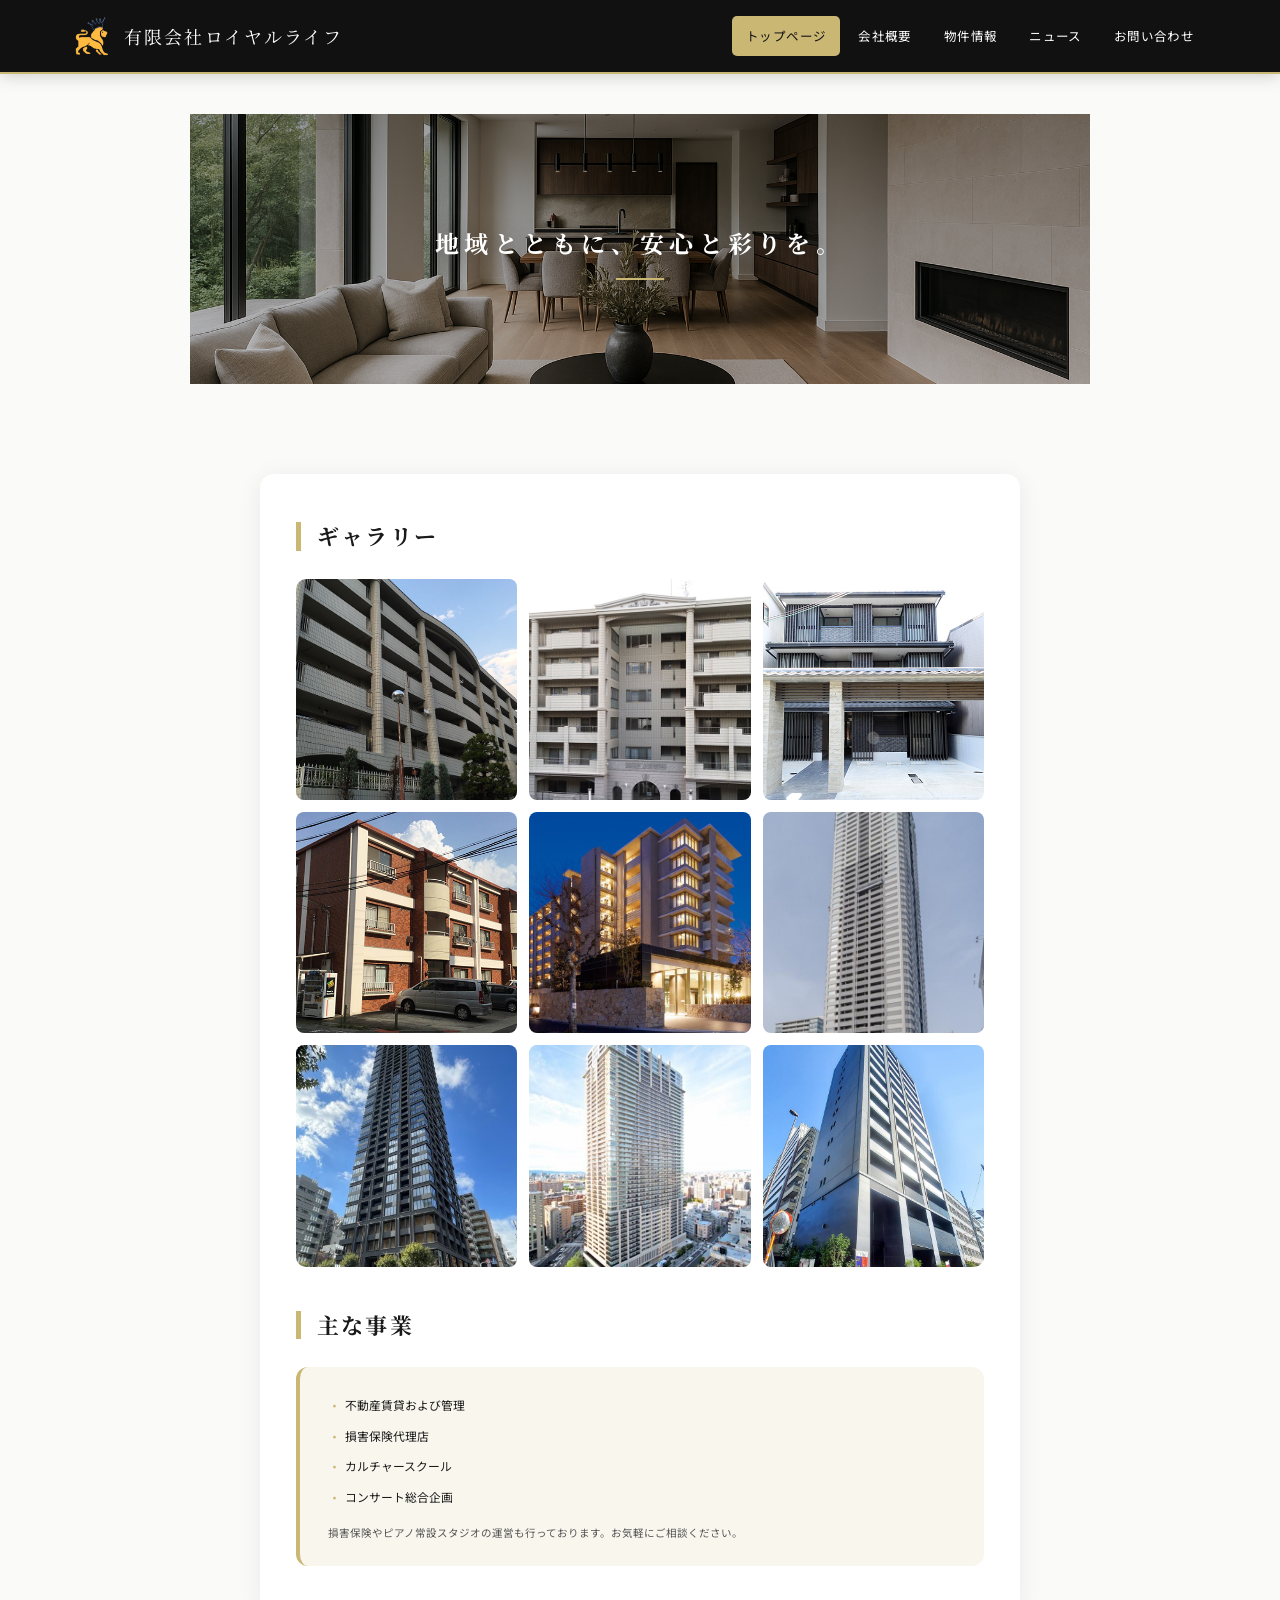
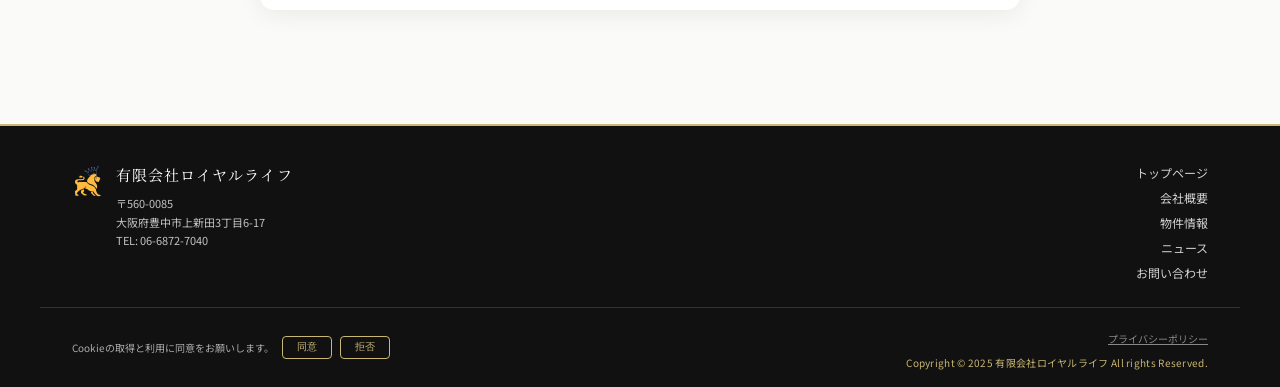
<file: index.html>
<!DOCTYPE html>
<html lang="ja">
<head>
  <meta charset="utf-8"/>
  <title>トップページ | 有限会社ロイヤルライフ</title>
  <meta name="viewport" content="width=device-width, initial-scale=1" />
  <meta name="description" content="有限会社ロイヤルライフは、大阪府豊中市を中心に不動産賃貸・管理、損害保険、カルチャースクール、コンサート企画を手がけています。"/>
  <link href="https://fonts.googleapis.com/css2?family=Montserrat:wght@400;700&family=Noto+Sans+JP:wght@300;400;700&family=Noto+Serif+JP:wght@400;700&display=swap" rel="stylesheet">
  <link rel="stylesheet" href="style.css?v=2.0">
  <style>
    /* ---- KV セクション ---- */
    .kv-section {
      width: 100%;
      background:
        linear-gradient(rgba(0,0,0,0.38), rgba(0,0,0,0.22)),
        url('img/topbackground.png') center / cover no-repeat;
      min-height: 270px;
      display: flex;
      align-items: center;
      justify-content: center;
    }

    .kv-inner {
      width: 100%;
      text-align: center;
      color: #fff;
      padding: 60px 24px 52px 24px;
    }

    .kv-title {
      font-family: var(--font-serif);
      font-size: 2.4rem;
      font-weight: 700;
      letter-spacing: 0.22em;
      line-height: 1.4;
      text-shadow: 0 4px 24px rgba(0,0,0,0.35);
      margin: 0;
    }

    .kv-title::after {
      content: '';
      display: block;
      width: 48px;
      height: 2px;
      background: var(--gold);
      margin: 18px auto 0;
    }

    @media (max-width: 599px) {
      .kv-section { min-height: 200px; }
      .kv-title { font-size: 1.7rem; letter-spacing: 0.14em; }
      .kv-inner { padding: 44px 16px 36px 16px; }
    }

    /* ---- メイン（index専用：ギャラリー＋事業） ---- */
    .main-section {
      padding: 40px 16px 64px 16px;
      background: var(--ivory);
    }

    .main-box {
      max-width: 760px;
      margin: 0 auto;
      background: var(--white);
      border-radius: 14px;
      box-shadow: 0 4px 24px rgba(0,0,0,0.07);
      padding: 48px 36px 44px 36px;
    }

    /* ---- ギャラリー ---- */
    .gallery-section {
      margin-bottom: 44px;
    }

    .gallery-inner {
      display: grid;
      grid-template-columns: repeat(3, 1fr);
      gap: 12px;
      overflow: hidden;
      border-radius: 10px;
    }

    .gallery-inner img {
      width: 100%;
      aspect-ratio: 1 / 1;
      object-fit: cover;
      border-radius: 8px;
      display: block;
      transition: transform 0.35s ease;
    }

    .gallery-inner img:hover {
      transform: scale(1.06);
      border-radius: 8px;
    }

    /* ---- 事業紹介 ---- */
    .service-inner {
      background: var(--gold-light);
      border-left: 4px solid var(--gold);
      border-radius: 12px;
      padding: 28px 28px 24px 28px;
    }

    .service-list {
      font-size: 1.18rem;
      margin: 0 0 16px 0;
      padding: 0;
      list-style: none;
    }

    .service-list li {
      margin-bottom: 10px;
      padding-left: 1.4em;
      position: relative;
      color: var(--text-main);
    }

    .service-list li::before {
      content: "・";
      position: absolute;
      left: 0;
      color: var(--gold);
      font-size: 1.1em;
    }

    .service-caption {
      color: var(--text-sub);
      font-size: 1.05rem;
      line-height: 1.7;
      margin: 0;
    }

    @media (min-width: 600px) and (max-width: 899px) {
      .main-box {
        padding: 36px 24px 36px 24px;
      }
      .gallery-inner {
        grid-template-columns: repeat(2, 1fr);
        gap: 10px;
      }
    }

    @media (max-width: 599px) {
      .main-section {
        padding: 20px 0 48px 0;
      }
      .main-box {
        border-radius: 0;
        padding: 24px 14px 28px 14px;
        box-shadow: none;
      }
      .gallery-section {
        margin-bottom: 28px;
      }
      .gallery-inner {
        grid-template-columns: repeat(2, 1fr);
        gap: 8px;
        border-radius: 8px;
      }
      .service-inner {
        padding: 20px 16px 18px 16px;
        border-radius: 8px;
      }
      .service-list { font-size: 1.1rem; }
    }
  </style>
</head>
<body>

  <!-- ヘッダー -->
  <header class="header">
    <div class="nav-wrapper">
      <div class="logo-title">
        <img src="img/royallifeicon.png" alt="ロイヤルライフ アイコン" class="site-icon">
        <span class="site-title">有限会社ロイヤルライフ</span>
      </div>
      <button class="hamburger-btn" id="hamburger-btn" aria-label="メニューを開く" aria-expanded="false">&#9776;</button>
      <nav class="nav-menu" id="nav-menu">
        <a href="index.html" class="nav-link active">トップページ</a>
        <a href="company.html" class="nav-link">会社概要</a>
        <a href="properties.html" class="nav-link">物件情報</a>
        <a href="news.html" class="nav-link">ニュース</a>
        <a href="contact.html" class="nav-link">お問い合わせ</a>
      </nav>
    </div>
  </header>

  <!-- キービジュアル -->
  <section class="kv-section">
    <div class="kv-inner">
      <p class="kv-title">地域とともに、安心と彩りを。</p>
    </div>
  </section>

  <!-- 本文 -->
  <main>
    <section class="main-section">
      <div class="main-box">

        <!-- ギャラリー -->
        <div class="gallery-section">
          <h2 class="section-title">ギャラリー</h2>
          <div class="gallery-inner">
            <img src="img/rgv02.jpg" alt="ロイヤルグレイスヴィラ外観">
            <img src="img/rs07.jpg" alt="物件写真2">
            <img src="img/sjun09.jpg" alt="物件写真3">
            <img src="img/ikeda03.jpg" alt="物件写真4">
            <img src="img/LM.jpg" alt="物件写真5">
            <img src="img/senri05.jpg" alt="千里タワー外観">
            <img src="img/fto2.jpg" alt="物件写真7">
            <img src="img/btun5.jpg" alt="物件写真8">
            <img src="img/GK1.png" alt="物件写真9">
          </div>
        </div>

        <!-- 事業紹介 -->
        <div class="service-section">
          <h2 class="section-title">主な事業</h2>
          <div class="service-inner">
            <ul class="service-list">
              <li>不動産賃貸および管理</li>
              <li>損害保険代理店</li>
              <li>カルチャースクール</li>
              <li>コンサート総合企画</li>
            </ul>
            <p class="service-caption">
              損害保険やピアノ常設スタジオの運営も行っております。お気軽にご相談ください。
            </p>
          </div>
        </div>

      </div>
    </section>
  </main>

  <!-- フッター -->
  <footer class="footer">
    <div class="footer-inner">
      <div class="footer-brand">
        <img src="img/royallifeicon.png" alt="ロイヤルライフ アイコン" class="footer-icon">
        <div class="footer-brand-block">
          <span class="footer-site-title">有限会社ロイヤルライフ</span>
          <div class="footer-contact">
            〒560-0085<br>
            大阪府豊中市上新田3丁目6-17<br>
            TEL: 06-6872-7040
          </div>
        </div>
      </div>
      <nav class="footer-menu">
        <a href="index.html">トップページ</a>
        <a href="company.html">会社概要</a>
        <a href="properties.html">物件情報</a>
        <a href="news.html">ニュース</a>
        <a href="contact.html">お問い合わせ</a>
      </nav>
    </div>
    <div class="footer-bottom">
      <div class="footer-cookie">
        <span>Cookieの取得と利用に同意をお願いします。</span>
        <button id="cookie-accept">同意</button>
        <button id="cookie-reject">拒否</button>
        <span id="cookie-status"></span>
      </div>
      <div class="footer-right">
        <div class="footer-policy-link">
          <a href="privacy.html">プライバシーポリシー</a>
        </div>
        <div class="footer-copy">
          Copyright &copy; 2025 有限会社ロイヤルライフ All rights Reserved.
        </div>
      </div>
    </div>
  </footer>

  <!-- ハンバーガーメニュー JS -->
  <script>
    (function() {
      var btn = document.getElementById('hamburger-btn');
      var menu = document.getElementById('nav-menu');
      if (!btn || !menu) return;
      btn.addEventListener('click', function() {
        var isOpen = menu.classList.toggle('open');
        btn.setAttribute('aria-expanded', isOpen ? 'true' : 'false');
        btn.innerHTML = isOpen ? '&#10005;' : '&#9776;';
      });
    })();
  </script>

  <!-- Cookie 同意 JS -->
  <script>
    document.addEventListener('DOMContentLoaded', function() {
      var status = document.getElementById('cookie-status');
      var acceptBtn = document.getElementById('cookie-accept');
      var rejectBtn = document.getElementById('cookie-reject');
      if (!status) return;
      acceptBtn.onclick = function() {
        localStorage.setItem('cookie_agree', 'yes');
        status.textContent = "（同意済み）";
      };
      rejectBtn.onclick = function() {
        localStorage.setItem('cookie_agree', 'no');
        status.textContent = "（拒否されました）";
      };
      var saved = localStorage.getItem('cookie_agree');
      if (saved === 'yes') status.textContent = "（同意済み）";
      else if (saved === 'no') status.textContent = "（拒否されました）";
    });
  </script>

</body>
</html>
</file>
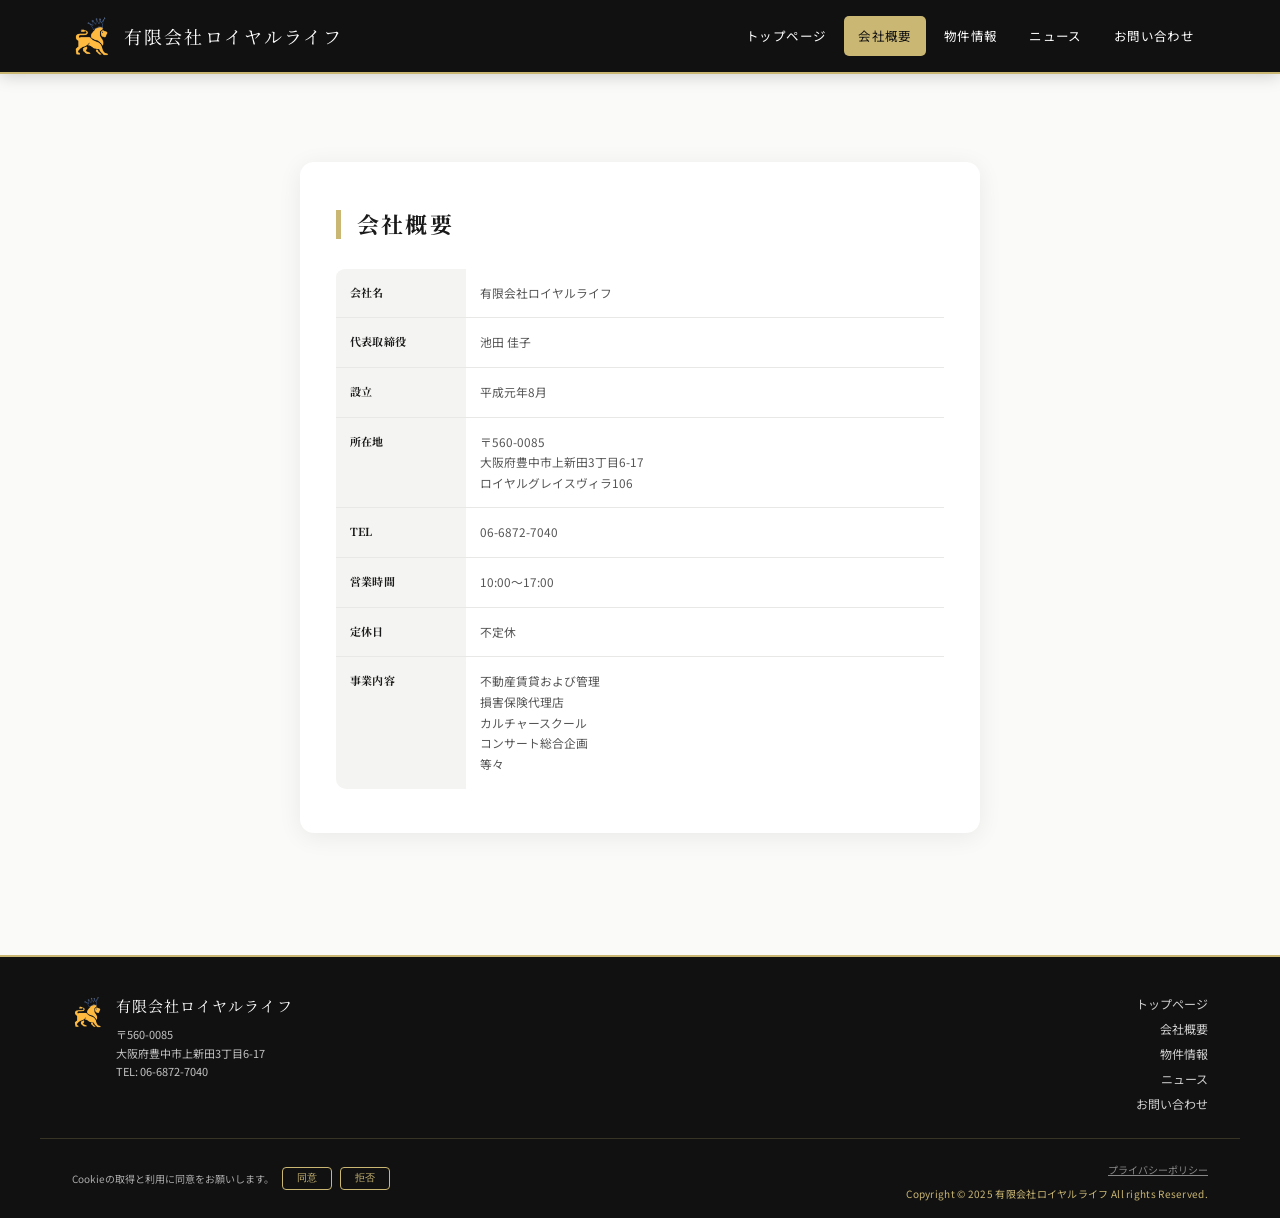
<file: company.html>
<!DOCTYPE html>
<html lang="ja">
<head>
  <meta charset="utf-8"/>
  <title>会社概要 | 有限会社ロイヤルライフ</title>
  <meta name="viewport" content="width=device-width, initial-scale=1" />
  <meta name="description" content="有限会社ロイヤルライフの会社概要。大阪府豊中市を拠点に不動産賃貸・管理、損害保険、カルチャースクール、コンサート企画を手がける会社です。"/>
  <link href="https://fonts.googleapis.com/css2?family=Montserrat:wght@400;700&family=Noto+Sans+JP:wght@300;400;700&family=Noto+Serif+JP:wght@400;700&display=swap" rel="stylesheet">
  <link rel="stylesheet" href="style.css?v=2.0">
  <style>
    .company-inner {
      width: 100%;
    }
  </style>
</head>
<body>

  <!-- ヘッダー -->
  <header class="header">
    <div class="nav-wrapper">
      <div class="logo-title">
        <img src="img/royallifeicon.png" alt="ロイヤルライフ アイコン" class="site-icon">
        <span class="site-title">有限会社ロイヤルライフ</span>
      </div>
      <button class="hamburger-btn" id="hamburger-btn" aria-label="メニューを開く" aria-expanded="false">&#9776;</button>
      <nav class="nav-menu" id="nav-menu">
        <a href="index.html" class="nav-link">トップページ</a>
        <a href="company.html" class="nav-link active">会社概要</a>
        <a href="properties.html" class="nav-link">物件情報</a>
        <a href="news.html" class="nav-link">ニュース</a>
        <a href="contact.html" class="nav-link">お問い合わせ</a>
      </nav>
    </div>
  </header>

  <!-- 本文 -->
  <main>
    <section class="main-section">
      <div class="main-box">
        <div class="company-inner">
          <h1 class="section-title">会社概要</h1>
          <table class="company-info-table">
            <tr>
              <th>会社名</th>
              <td>有限会社ロイヤルライフ</td>
            </tr>
            <tr>
              <th>代表取締役</th>
              <td>池田 佳子</td>
            </tr>
            <tr>
              <th>設立</th>
              <td>平成元年8月</td>
            </tr>
            <tr>
              <th>所在地</th>
              <td>〒560-0085<br>大阪府豊中市上新田3丁目6-17<br>ロイヤルグレイスヴィラ106</td>
            </tr>
            <tr>
              <th>TEL</th>
              <td>06-6872-7040</td>
            </tr>
            <tr>
              <th>営業時間</th>
              <td>10:00〜17:00</td>
            </tr>
            <tr>
              <th>定休日</th>
              <td>不定休</td>
            </tr>
            <tr>
              <th>事業内容</th>
              <td>
                不動産賃貸および管理<br>
                損害保険代理店<br>
                カルチャースクール<br>
                コンサート総合企画<br>
                等々
              </td>
            </tr>
          </table>
        </div>
      </div>
    </section>
  </main>

  <!-- フッター -->
  <footer class="footer">
    <div class="footer-inner">
      <div class="footer-brand">
        <img src="img/royallifeicon.png" alt="ロイヤルライフ アイコン" class="footer-icon">
        <div class="footer-brand-block">
          <span class="footer-site-title">有限会社ロイヤルライフ</span>
          <div class="footer-contact">
            〒560-0085<br>
            大阪府豊中市上新田3丁目6-17<br>
            TEL: 06-6872-7040
          </div>
        </div>
      </div>
      <nav class="footer-menu">
        <a href="index.html">トップページ</a>
        <a href="company.html">会社概要</a>
        <a href="properties.html">物件情報</a>
        <a href="news.html">ニュース</a>
        <a href="contact.html">お問い合わせ</a>
      </nav>
    </div>
    <div class="footer-bottom">
      <div class="footer-cookie">
        <span>Cookieの取得と利用に同意をお願いします。</span>
        <button id="cookie-accept">同意</button>
        <button id="cookie-reject">拒否</button>
        <span id="cookie-status"></span>
      </div>
      <div class="footer-right">
        <div class="footer-policy-link">
          <a href="privacy.html">プライバシーポリシー</a>
        </div>
        <div class="footer-copy">
          Copyright &copy; 2025 有限会社ロイヤルライフ All rights Reserved.
        </div>
      </div>
    </div>
  </footer>

  <!-- ハンバーガーメニュー JS -->
  <script>
    (function() {
      var btn = document.getElementById('hamburger-btn');
      var menu = document.getElementById('nav-menu');
      if (!btn || !menu) return;
      btn.addEventListener('click', function() {
        var isOpen = menu.classList.toggle('open');
        btn.setAttribute('aria-expanded', isOpen ? 'true' : 'false');
        btn.innerHTML = isOpen ? '&#10005;' : '&#9776;';
      });
    })();
  </script>

  <!-- Cookie 同意 JS -->
  <script>
    document.addEventListener('DOMContentLoaded', function() {
      var status = document.getElementById('cookie-status');
      var acceptBtn = document.getElementById('cookie-accept');
      var rejectBtn = document.getElementById('cookie-reject');
      if (!status) return;
      acceptBtn.onclick = function() {
        localStorage.setItem('cookie_agree', 'yes');
        status.textContent = "（同意済み）";
      };
      rejectBtn.onclick = function() {
        localStorage.setItem('cookie_agree', 'no');
        status.textContent = "（拒否されました）";
      };
      var saved = localStorage.getItem('cookie_agree');
      if (saved === 'yes') status.textContent = "（同意済み）";
      else if (saved === 'no') status.textContent = "（拒否されました）";
    });
  </script>

</body>
</html>
</file>
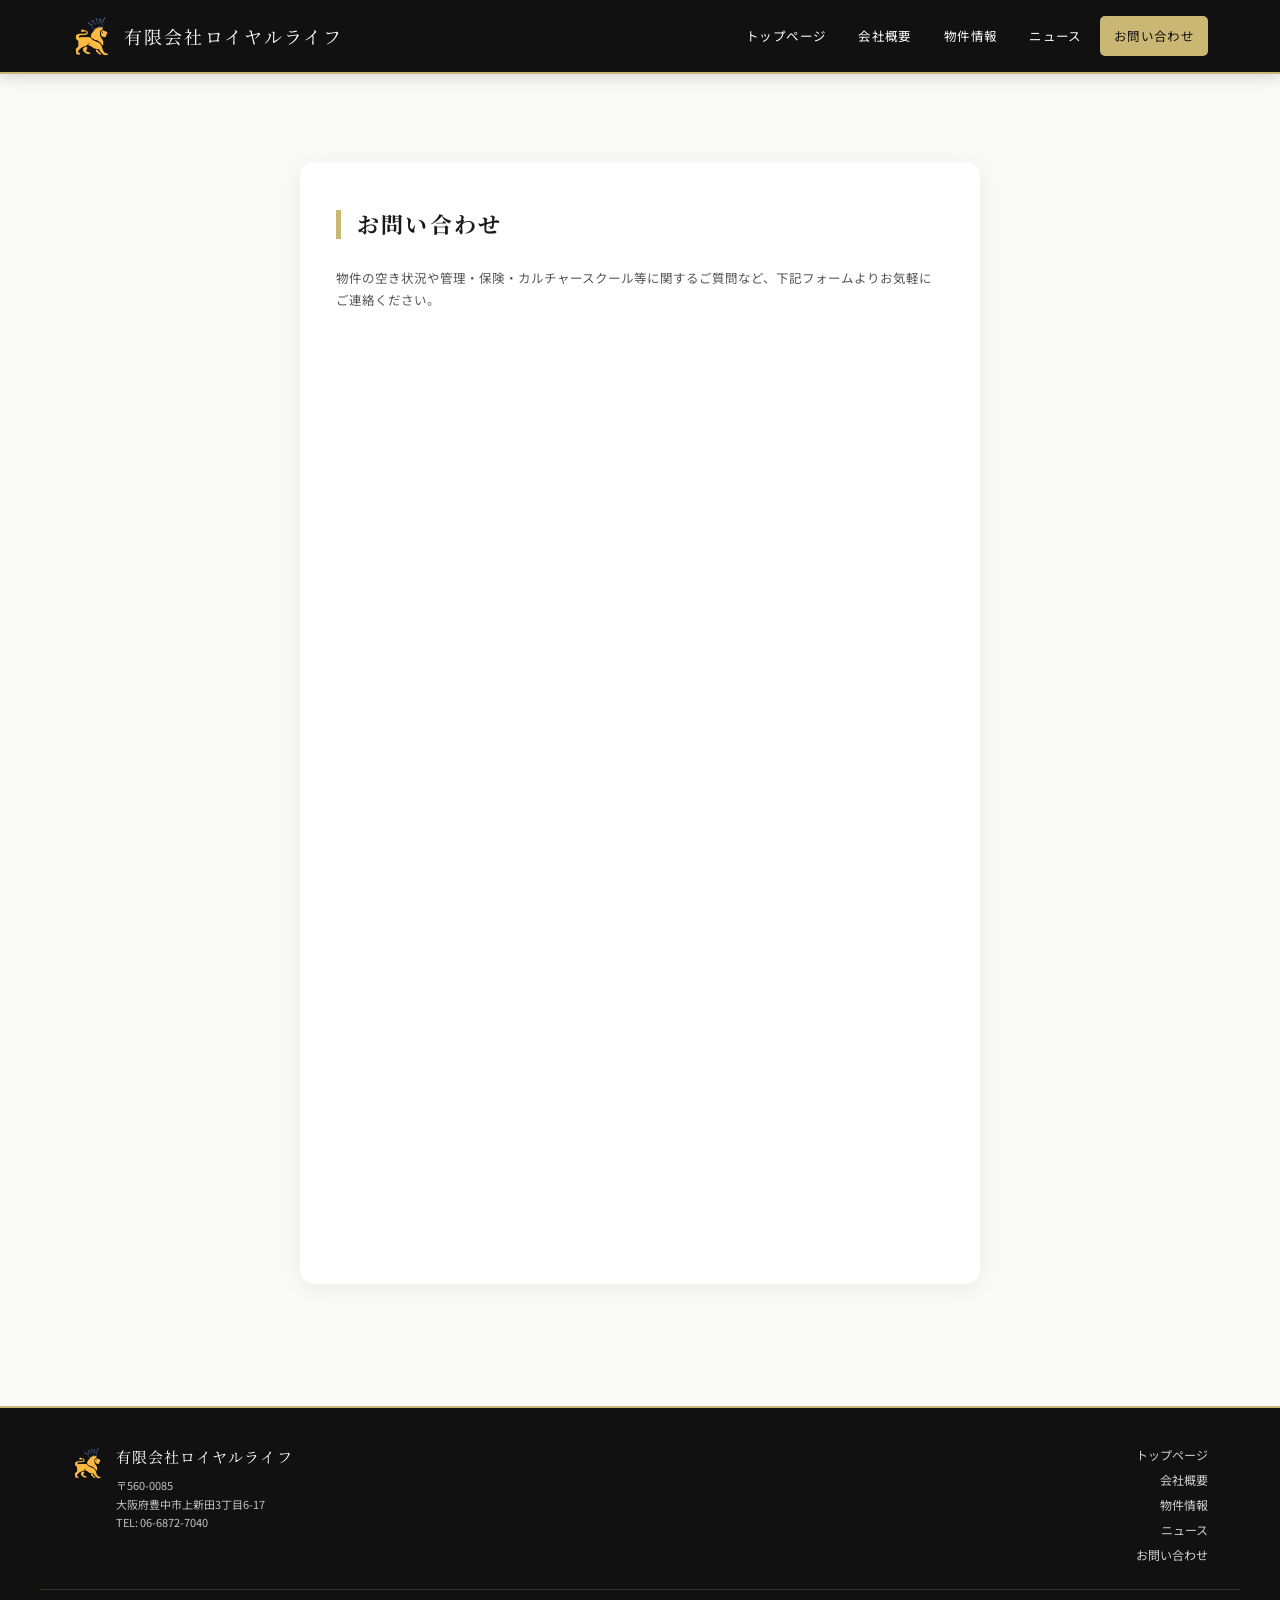
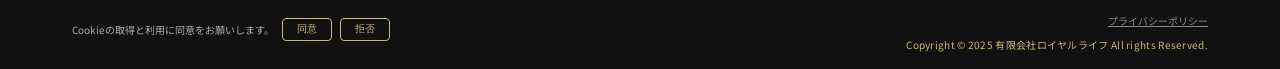
<file: contact.html>
<!DOCTYPE html>
<html lang="ja">
<head>
  <meta charset="utf-8"/>
  <title>お問い合わせ | 有限会社ロイヤルライフ</title>
  <meta name="viewport" content="width=device-width, initial-scale=1" />
  <meta name="description" content="有限会社ロイヤルライフへのお問い合わせページ。物件・保険・カルチャースクール等、お気軽にご連絡ください。"/>
  <link href="https://fonts.googleapis.com/css2?family=Montserrat:wght@400;700&family=Noto+Sans+JP:wght@300;400;700&family=Noto+Serif+JP:wght@400;700&display=swap" rel="stylesheet">
  <link rel="stylesheet" href="style.css?v=2.0">
  <style>
    /* お問い合わせページ専用 */
    .contact-caption {
      color: var(--text-sub);
      font-size: 1.25rem;
      margin-bottom: 28px;
      line-height: 1.8;
    }

    /* Google フォーム iframe のレスポンシブ対応 */
    .form-wrapper {
      width: 100%;
      overflow: hidden;
      border-radius: 8px;
    }

    .form-wrapper iframe {
      width: 100%;
      min-height: 900px;
      border: none;
      border-radius: 8px;
      display: block;
    }

    @media (max-width: 599px) {
      .contact-caption {
        font-size: 1.1rem;
      }
      .form-wrapper iframe {
        min-height: 1100px;
      }
    }
  </style>
</head>
<body>

  <!-- ヘッダー -->
  <header class="header">
    <div class="nav-wrapper">
      <div class="logo-title">
        <img src="img/royallifeicon.png" alt="ロイヤルライフ アイコン" class="site-icon">
        <span class="site-title">有限会社ロイヤルライフ</span>
      </div>
      <button class="hamburger-btn" id="hamburger-btn" aria-label="メニューを開く" aria-expanded="false">&#9776;</button>
      <nav class="nav-menu" id="nav-menu">
        <a href="index.html" class="nav-link">トップページ</a>
        <a href="company.html" class="nav-link">会社概要</a>
        <a href="properties.html" class="nav-link">物件情報</a>
        <a href="news.html" class="nav-link">ニュース</a>
        <a href="contact.html" class="nav-link active">お問い合わせ</a>
      </nav>
    </div>
  </header>

  <!-- 本文 -->
  <main>
    <section class="main-section">
      <div class="main-box">
        <h1 class="section-title">お問い合わせ</h1>
        <p class="contact-caption">
          物件の空き状況や管理・保険・カルチャースクール等に関するご質問など、下記フォームよりお気軽にご連絡ください。
        </p>
        <div class="form-wrapper">
          <iframe
            src="https://docs.google.com/forms/d/e/1FAIpQLSde2WVs0ADWrAXDNg-f2Xaeh0-_WuKSiJ2vdWh_enoY8nAWtg/viewform?embedded=true"
            frameborder="0"
            marginheight="0"
            marginwidth="0">
            読み込んでいます…
          </iframe>
        </div>
      </div>
    </section>
  </main>

  <!-- フッター -->
  <footer class="footer">
    <div class="footer-inner">
      <div class="footer-brand">
        <img src="img/royallifeicon.png" alt="ロイヤルライフ アイコン" class="footer-icon">
        <div class="footer-brand-block">
          <span class="footer-site-title">有限会社ロイヤルライフ</span>
          <div class="footer-contact">
            〒560-0085<br>
            大阪府豊中市上新田3丁目6-17<br>
            TEL: 06-6872-7040
          </div>
        </div>
      </div>
      <nav class="footer-menu">
        <a href="index.html">トップページ</a>
        <a href="company.html">会社概要</a>
        <a href="properties.html">物件情報</a>
        <a href="news.html">ニュース</a>
        <a href="contact.html">お問い合わせ</a>
      </nav>
    </div>
    <div class="footer-bottom">
      <div class="footer-cookie">
        <span>Cookieの取得と利用に同意をお願いします。</span>
        <button id="cookie-accept">同意</button>
        <button id="cookie-reject">拒否</button>
        <span id="cookie-status"></span>
      </div>
      <div class="footer-right">
        <div class="footer-policy-link">
          <a href="privacy.html">プライバシーポリシー</a>
        </div>
        <div class="footer-copy">
          Copyright &copy; 2025 有限会社ロイヤルライフ All rights Reserved.
        </div>
      </div>
    </div>
  </footer>

  <!-- ハンバーガーメニュー JS -->
  <script>
    (function() {
      var btn = document.getElementById('hamburger-btn');
      var menu = document.getElementById('nav-menu');
      if (!btn || !menu) return;
      btn.addEventListener('click', function() {
        var isOpen = menu.classList.toggle('open');
        btn.setAttribute('aria-expanded', isOpen ? 'true' : 'false');
        btn.innerHTML = isOpen ? '&#10005;' : '&#9776;';
      });
    })();
  </script>

  <!-- Cookie 同意 JS -->
  <script>
    document.addEventListener('DOMContentLoaded', function() {
      var status = document.getElementById('cookie-status');
      var acceptBtn = document.getElementById('cookie-accept');
      var rejectBtn = document.getElementById('cookie-reject');
      if (!status) return;
      acceptBtn.onclick = function() {
        localStorage.setItem('cookie_agree', 'yes');
        status.textContent = "（同意済み）";
      };
      rejectBtn.onclick = function() {
        localStorage.setItem('cookie_agree', 'no');
        status.textContent = "（拒否されました）";
      };
      var saved = localStorage.getItem('cookie_agree');
      if (saved === 'yes') status.textContent = "（同意済み）";
      else if (saved === 'no') status.textContent = "（拒否されました）";
    });
  </script>

</body>
</html>
</file>
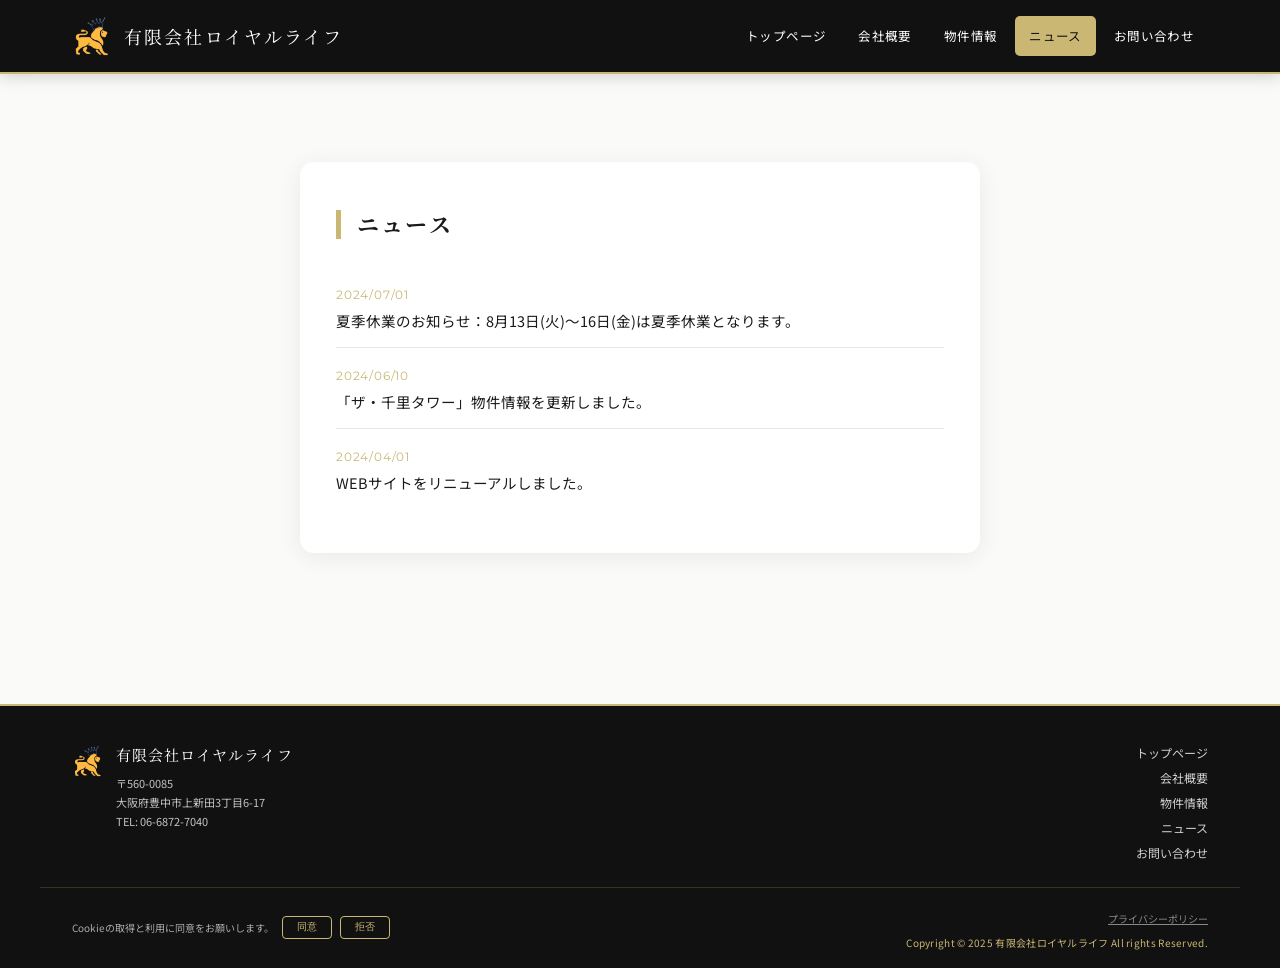
<file: news.html>
<!DOCTYPE html>
<html lang="ja">
<head>
  <meta charset="utf-8"/>
  <title>ニュース | 有限会社ロイヤルライフ</title>
  <meta name="viewport" content="width=device-width, initial-scale=1" />
  <meta name="description" content="有限会社ロイヤルライフからの最新情報・お知らせです。"/>
  <link href="https://fonts.googleapis.com/css2?family=Montserrat:wght@400;700&family=Noto+Sans+JP:wght@300;400;700&family=Noto+Serif+JP:wght@400;700&display=swap" rel="stylesheet">
  <link rel="stylesheet" href="style.css?v=2.0">
  <style>
    /* ニュースリスト */
    .news-list {
      width: 100%;
      list-style: none;
      padding: 0;
      margin: 0;
    }

    .news-list li {
      border-bottom: 1px solid #e8e8e6;
      padding: 18px 0 14px 0;
      display: flex;
      flex-direction: column;
      gap: 4px;
    }

    .news-list li:last-child {
      border-bottom: none;
    }

    .news-date {
      color: var(--gold);
      font-size: 1.15rem;
      font-family: 'Montserrat', sans-serif;
      letter-spacing: 0.07em;
    }

    .news-content {
      color: var(--text-main);
      font-size: 1.45rem;
      line-height: 1.65;
    }

    @media (max-width: 599px) {
      .news-list li {
        padding: 14px 0 10px 0;
      }
      .news-date { font-size: 1.05rem; }
      .news-content { font-size: 1.25rem; }
    }
  </style>
</head>
<body>

  <!-- ヘッダー -->
  <header class="header">
    <div class="nav-wrapper">
      <div class="logo-title">
        <img src="img/royallifeicon.png" alt="ロイヤルライフ アイコン" class="site-icon">
        <span class="site-title">有限会社ロイヤルライフ</span>
      </div>
      <button class="hamburger-btn" id="hamburger-btn" aria-label="メニューを開く" aria-expanded="false">&#9776;</button>
      <nav class="nav-menu" id="nav-menu">
        <a href="index.html" class="nav-link">トップページ</a>
        <a href="company.html" class="nav-link">会社概要</a>
        <a href="properties.html" class="nav-link">物件情報</a>
        <a href="news.html" class="nav-link active">ニュース</a>
        <a href="contact.html" class="nav-link">お問い合わせ</a>
      </nav>
    </div>
  </header>

  <!-- 本文 -->
  <main>
    <section class="main-section">
      <div class="main-box">
        <h1 class="section-title">ニュース</h1>
        <ul class="news-list">
          <li>
            <span class="news-date">2024/07/01</span>
            <span class="news-content">夏季休業のお知らせ：8月13日(火)〜16日(金)は夏季休業となります。</span>
          </li>
          <li>
            <span class="news-date">2024/06/10</span>
            <span class="news-content">「ザ・千里タワー」物件情報を更新しました。</span>
          </li>
          <li>
            <span class="news-date">2024/04/01</span>
            <span class="news-content">WEBサイトをリニューアルしました。</span>
          </li>
        </ul>
      </div>
    </section>
  </main>

  <!-- フッター -->
  <footer class="footer">
    <div class="footer-inner">
      <div class="footer-brand">
        <img src="img/royallifeicon.png" alt="ロイヤルライフ アイコン" class="footer-icon">
        <div class="footer-brand-block">
          <span class="footer-site-title">有限会社ロイヤルライフ</span>
          <div class="footer-contact">
            〒560-0085<br>
            大阪府豊中市上新田3丁目6-17<br>
            TEL: 06-6872-7040
          </div>
        </div>
      </div>
      <nav class="footer-menu">
        <a href="index.html">トップページ</a>
        <a href="company.html">会社概要</a>
        <a href="properties.html">物件情報</a>
        <a href="news.html">ニュース</a>
        <a href="contact.html">お問い合わせ</a>
      </nav>
    </div>
    <div class="footer-bottom">
      <div class="footer-cookie">
        <span>Cookieの取得と利用に同意をお願いします。</span>
        <button id="cookie-accept">同意</button>
        <button id="cookie-reject">拒否</button>
        <span id="cookie-status"></span>
      </div>
      <div class="footer-right">
        <div class="footer-policy-link">
          <a href="privacy.html">プライバシーポリシー</a>
        </div>
        <div class="footer-copy">
          Copyright &copy; 2025 有限会社ロイヤルライフ All rights Reserved.
        </div>
      </div>
    </div>
  </footer>

  <!-- ハンバーガーメニュー JS -->
  <script>
    (function() {
      var btn = document.getElementById('hamburger-btn');
      var menu = document.getElementById('nav-menu');
      if (!btn || !menu) return;
      btn.addEventListener('click', function() {
        var isOpen = menu.classList.toggle('open');
        btn.setAttribute('aria-expanded', isOpen ? 'true' : 'false');
        btn.innerHTML = isOpen ? '&#10005;' : '&#9776;';
      });
    })();
  </script>

  <!-- Cookie 同意 JS -->
  <script>
    document.addEventListener('DOMContentLoaded', function() {
      var status = document.getElementById('cookie-status');
      var acceptBtn = document.getElementById('cookie-accept');
      var rejectBtn = document.getElementById('cookie-reject');
      if (!status) return;
      acceptBtn.onclick = function() {
        localStorage.setItem('cookie_agree', 'yes');
        status.textContent = "（同意済み）";
      };
      rejectBtn.onclick = function() {
        localStorage.setItem('cookie_agree', 'no');
        status.textContent = "（拒否されました）";
      };
      var saved = localStorage.getItem('cookie_agree');
      if (saved === 'yes') status.textContent = "（同意済み）";
      else if (saved === 'no') status.textContent = "（拒否されました）";
    });
  </script>

</body>
</html>
</file>
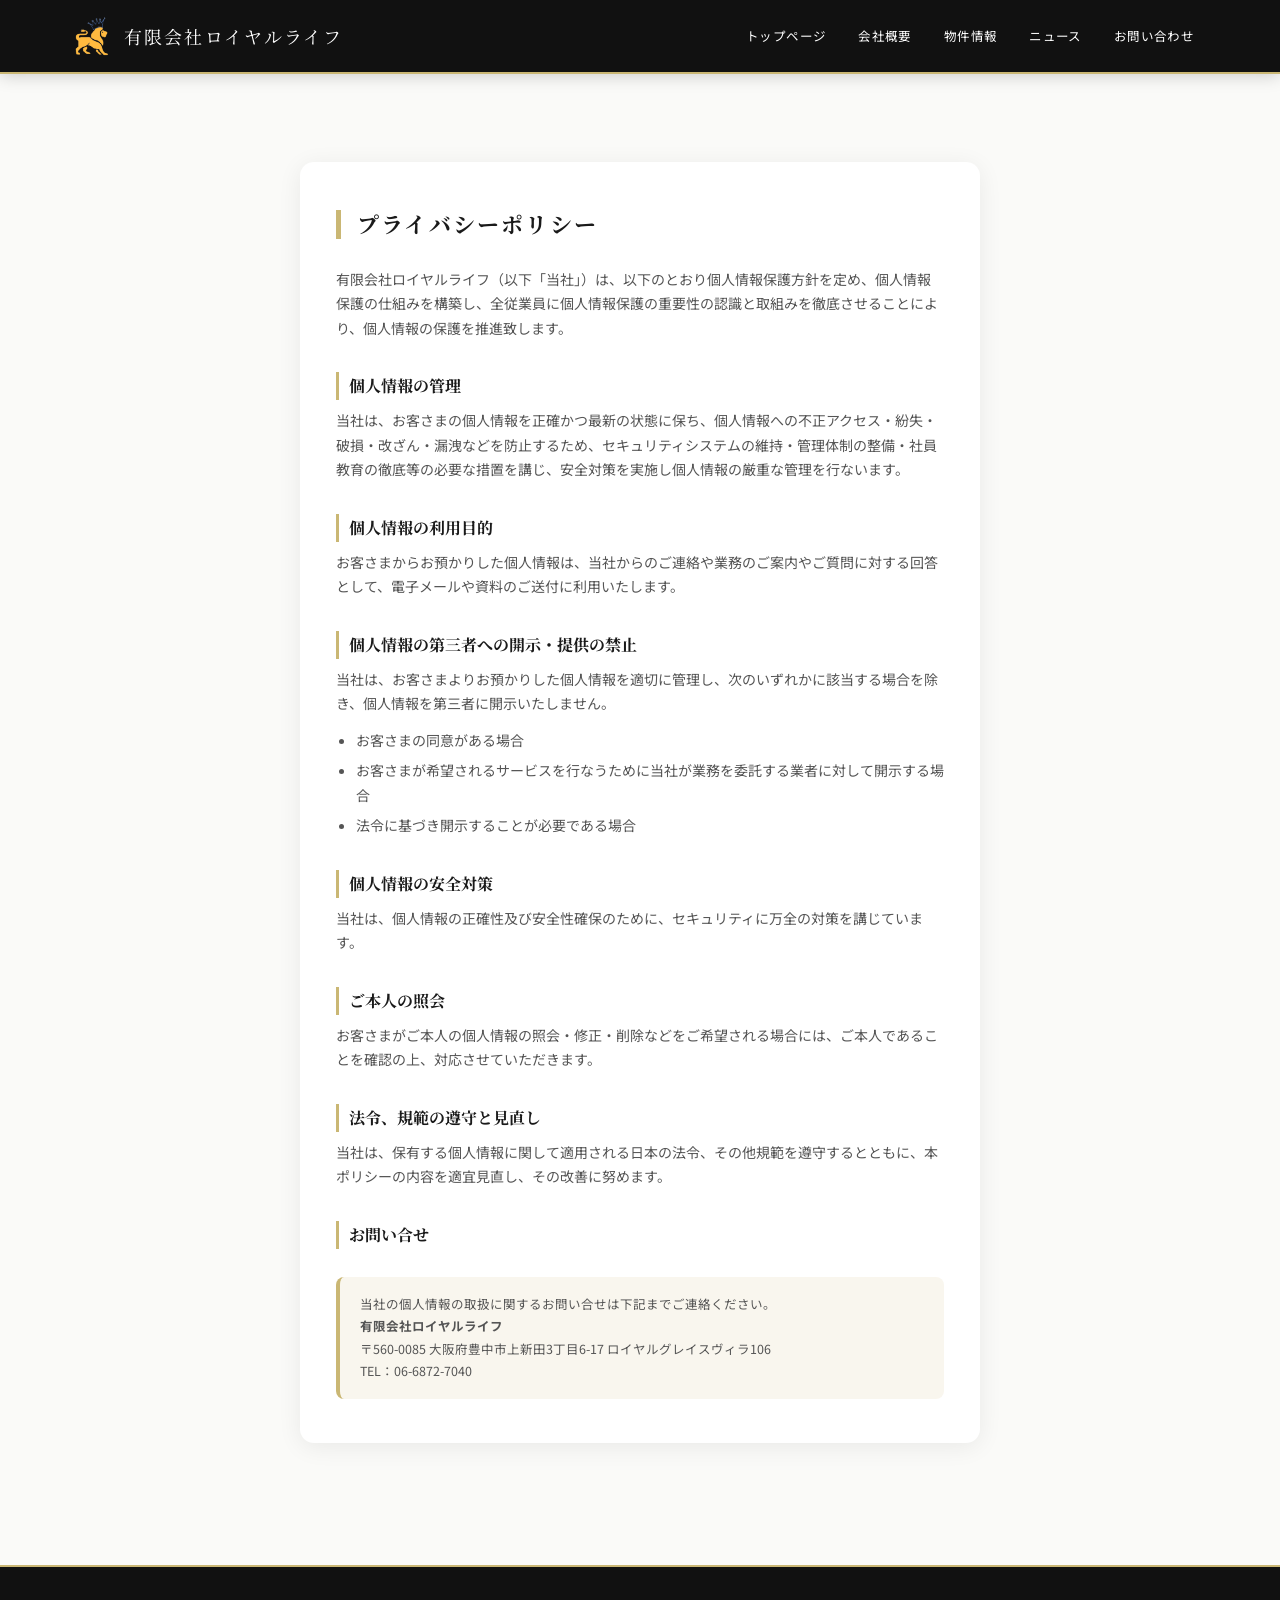
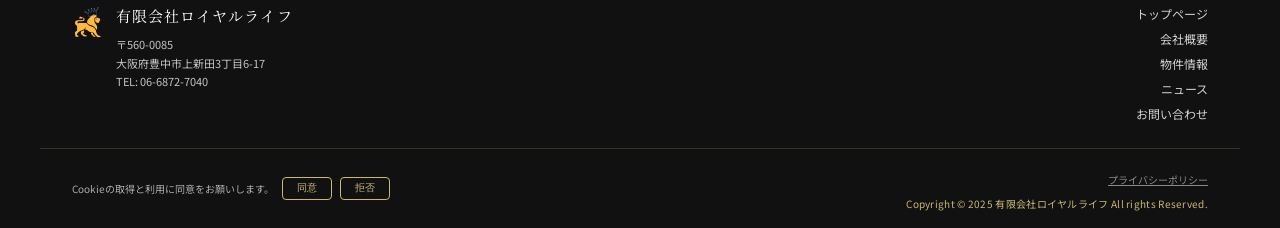
<file: privacy.html>
<!DOCTYPE html>
<html lang="ja">
<head>
  <meta charset="utf-8"/>
  <title>プライバシーポリシー | 有限会社ロイヤルライフ</title>
  <meta name="viewport" content="width=device-width, initial-scale=1" />
  <meta name="description" content="有限会社ロイヤルライフのプライバシーポリシーです。"/>
  <link href="https://fonts.googleapis.com/css2?family=Montserrat:wght@400;700&family=Noto+Sans+JP:wght@300;400;700&family=Noto+Serif+JP:wght@400;700&display=swap" rel="stylesheet">
  <link rel="stylesheet" href="style.css?v=2.0">
  <style>
    /* プライバシーポリシー専用スタイル */
    .policy-content h2 {
      font-family: var(--font-serif);
      font-size: 1.6rem;
      color: var(--text-main);
      margin-top: 32px;
      margin-bottom: 8px;
      font-weight: 700;
      border-left: 3px solid var(--gold);
      padding-left: 10px;
    }

    .policy-content p,
    .policy-content ul {
      font-size: 1.4rem;
      color: var(--text-sub);
      margin: 0 0 12px 0;
      line-height: 1.75;
    }

    .policy-content ul {
      padding-left: 20px;
      margin-bottom: 14px;
    }

    .policy-content li {
      margin-bottom: 6px;
      list-style: disc outside;
    }

    .policy-contact {
      margin-top: 28px;
      font-size: 1.25rem;
      color: var(--text-sub);
      background: var(--gold-light);
      border-left: 4px solid var(--gold);
      padding: 16px 20px;
      border-radius: 8px;
      overflow-wrap: anywhere;
      line-height: 1.8;
    }

    @media (max-width: 599px) {
      .policy-content h2 { font-size: 1.3rem; }
      .policy-content p,
      .policy-content ul { font-size: 1.2rem; }
      .policy-contact { font-size: 1.1rem; padding: 12px 14px; }
    }
  </style>
</head>
<body>

  <!-- ヘッダー -->
  <header class="header">
    <div class="nav-wrapper">
      <div class="logo-title">
        <img src="img/royallifeicon.png" alt="ロイヤルライフ アイコン" class="site-icon">
        <span class="site-title">有限会社ロイヤルライフ</span>
      </div>
      <button class="hamburger-btn" id="hamburger-btn" aria-label="メニューを開く" aria-expanded="false">&#9776;</button>
      <nav class="nav-menu" id="nav-menu">
        <a href="index.html" class="nav-link">トップページ</a>
        <a href="company.html" class="nav-link">会社概要</a>
        <a href="properties.html" class="nav-link">物件情報</a>
        <a href="news.html" class="nav-link">ニュース</a>
        <a href="contact.html" class="nav-link">お問い合わせ</a>
      </nav>
    </div>
  </header>

  <!-- 本文 -->
  <main>
    <section class="main-section">
      <div class="main-box">
        <h1 class="section-title">プライバシーポリシー</h1>

        <div class="policy-content">
          <p>有限会社ロイヤルライフ（以下「当社」）は、以下のとおり個人情報保護方針を定め、個人情報保護の仕組みを構築し、全従業員に個人情報保護の重要性の認識と取組みを徹底させることにより、個人情報の保護を推進致します。</p>

          <h2>個人情報の管理</h2>
          <p>当社は、お客さまの個人情報を正確かつ最新の状態に保ち、個人情報への不正アクセス・紛失・破損・改ざん・漏洩などを防止するため、セキュリティシステムの維持・管理体制の整備・社員教育の徹底等の必要な措置を講じ、安全対策を実施し個人情報の厳重な管理を行ないます。</p>

          <h2>個人情報の利用目的</h2>
          <p>お客さまからお預かりした個人情報は、当社からのご連絡や業務のご案内やご質問に対する回答として、電子メールや資料のご送付に利用いたします。</p>

          <h2>個人情報の第三者への開示・提供の禁止</h2>
          <p>当社は、お客さまよりお預かりした個人情報を適切に管理し、次のいずれかに該当する場合を除き、個人情報を第三者に開示いたしません。</p>
          <ul>
            <li>お客さまの同意がある場合</li>
            <li>お客さまが希望されるサービスを行なうために当社が業務を委託する業者に対して開示する場合</li>
            <li>法令に基づき開示することが必要である場合</li>
          </ul>

          <h2>個人情報の安全対策</h2>
          <p>当社は、個人情報の正確性及び安全性確保のために、セキュリティに万全の対策を講じています。</p>

          <h2>ご本人の照会</h2>
          <p>お客さまがご本人の個人情報の照会・修正・削除などをご希望される場合には、ご本人であることを確認の上、対応させていただきます。</p>

          <h2>法令、規範の遵守と見直し</h2>
          <p>当社は、保有する個人情報に関して適用される日本の法令、その他規範を遵守するとともに、本ポリシーの内容を適宜見直し、その改善に努めます。</p>

          <h2>お問い合せ</h2>
          <div class="policy-contact">
            当社の個人情報の取扱に関するお問い合せは下記までご連絡ください。<br>
            <strong>有限会社ロイヤルライフ</strong><br>
            〒560-0085 大阪府豊中市上新田3丁目6-17 ロイヤルグレイスヴィラ106<br>
            TEL：06-6872-7040
          </div>
        </div>
      </div>
    </section>
  </main>

  <!-- フッター -->
  <footer class="footer">
    <div class="footer-inner">
      <div class="footer-brand">
        <img src="img/royallifeicon.png" alt="ロイヤルライフ アイコン" class="footer-icon">
        <div class="footer-brand-block">
          <span class="footer-site-title">有限会社ロイヤルライフ</span>
          <div class="footer-contact">
            〒560-0085<br>
            大阪府豊中市上新田3丁目6-17<br>
            TEL: 06-6872-7040
          </div>
        </div>
      </div>
      <nav class="footer-menu">
        <a href="index.html">トップページ</a>
        <a href="company.html">会社概要</a>
        <a href="properties.html">物件情報</a>
        <a href="news.html">ニュース</a>
        <a href="contact.html">お問い合わせ</a>
      </nav>
    </div>
    <div class="footer-bottom">
      <div class="footer-cookie">
        <span>Cookieの取得と利用に同意をお願いします。</span>
        <button id="cookie-accept">同意</button>
        <button id="cookie-reject">拒否</button>
        <span id="cookie-status"></span>
      </div>
      <div class="footer-right">
        <div class="footer-policy-link">
          <a href="privacy.html">プライバシーポリシー</a>
        </div>
        <div class="footer-copy">
          Copyright &copy; 2025 有限会社ロイヤルライフ All rights Reserved.
        </div>
      </div>
    </div>
  </footer>

  <!-- ハンバーガーメニュー JS -->
  <script>
    (function() {
      var btn = document.getElementById('hamburger-btn');
      var menu = document.getElementById('nav-menu');
      if (!btn || !menu) return;
      btn.addEventListener('click', function() {
        var isOpen = menu.classList.toggle('open');
        btn.setAttribute('aria-expanded', isOpen ? 'true' : 'false');
        btn.innerHTML = isOpen ? '&#10005;' : '&#9776;';
      });
    })();
  </script>

  <!-- Cookie 同意 JS -->
  <script>
    document.addEventListener('DOMContentLoaded', function() {
      var status = document.getElementById('cookie-status');
      var acceptBtn = document.getElementById('cookie-accept');
      var rejectBtn = document.getElementById('cookie-reject');
      if (!status) return;
      acceptBtn.onclick = function() {
        localStorage.setItem('cookie_agree', 'yes');
        status.textContent = "（同意済み）";
      };
      rejectBtn.onclick = function() {
        localStorage.setItem('cookie_agree', 'no');
        status.textContent = "（拒否されました）";
      };
      var saved = localStorage.getItem('cookie_agree');
      if (saved === 'yes') status.textContent = "（同意済み）";
      else if (saved === 'no') status.textContent = "（拒否されました）";
    });
  </script>

</body>
</html>
</file>
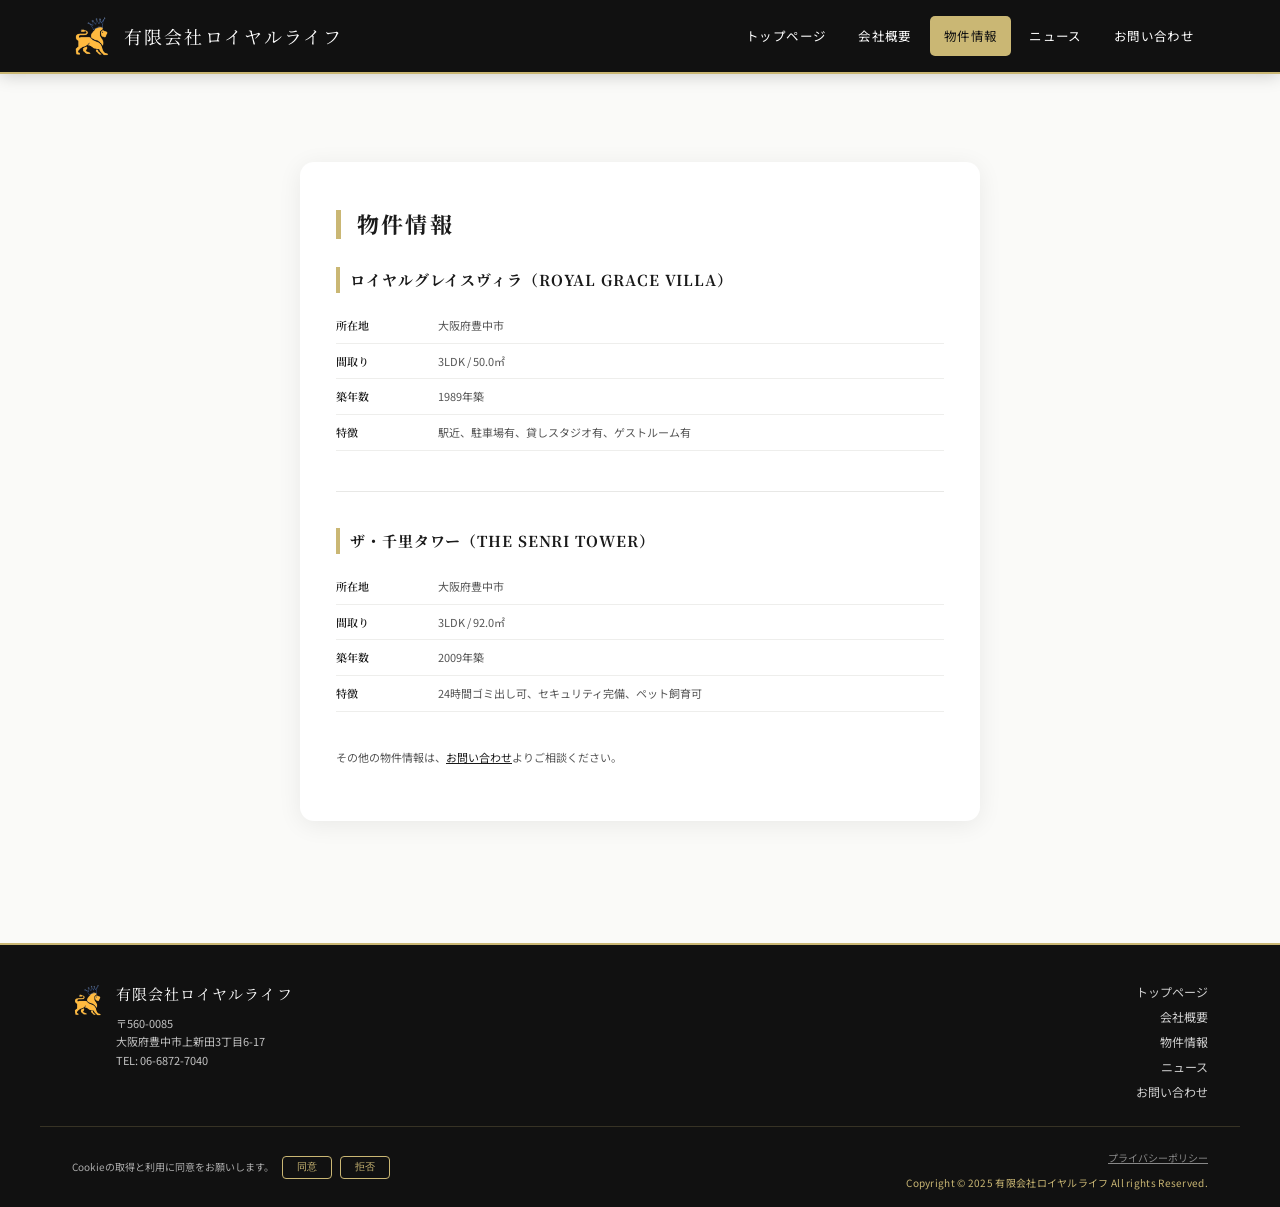
<file: properties.html>
<!DOCTYPE html>
<html lang="ja">
<head>
  <meta charset="utf-8"/>
  <title>物件情報 | 有限会社ロイヤルライフ</title>
  <meta name="viewport" content="width=device-width, initial-scale=1" />
  <meta name="description" content="有限会社ロイヤルライフの物件情報。不動産賃貸・管理の賃貸物件をご紹介します。"/>
  <link href="https://fonts.googleapis.com/css2?family=Montserrat:wght@400;700&family=Noto+Sans+JP:wght@300;400;700&family=Noto+Serif+JP:wght@400;700&display=swap" rel="stylesheet">
  <link rel="stylesheet" href="style.css?v=2.0">
  <style>
    /* 物件ブロック */
    .property-block {
      margin-bottom: 36px;
    }

    .property-block:not(:last-of-type) {
      padding-bottom: 32px;
      border-bottom: 1px solid #e8e8e6;
    }

    .property-name {
      font-family: var(--font-serif);
      font-size: 1.5rem;
      font-weight: 700;
      color: var(--text-main);
      margin-bottom: 14px;
      margin-top: 0;
      letter-spacing: 0.06em;
      border-left: 4px solid var(--gold);
      padding-left: 10px;
    }

    .property-table {
      width: 100%;
      margin-bottom: 8px;
    }

    .property-table .row {
      display: flex;
      border-bottom: 1px solid #eeeeec;
      padding: 8px 0;
    }

    .property-table dt,
    .property-table dd {
      font-size: 1.1rem;
      line-height: 1.7;
      margin: 0;
      padding: 0;
    }

    .property-table dt {
      min-width: 90px;
      font-weight: 600;
      font-family: var(--font-serif);
      color: var(--text-main);
      flex-shrink: 0;
    }

    .property-table dd {
      flex: 1;
      color: var(--text-sub);
      margin-left: 12px;
      word-break: break-word;
    }

    .property-caption {
      font-size: 1.1rem;
      color: var(--text-sub);
      margin-top: 20px;
      line-height: 1.7;
    }

    .property-caption a {
      color: var(--text-main);
      text-decoration: underline;
    }

    .property-caption a:hover {
      color: var(--gold);
    }

    @media (max-width: 599px) {
      .property-name {
        font-size: 1.2rem;
        padding-left: 8px;
      }
      .property-table dt,
      .property-table dd {
        font-size: 1.0rem;
      }
    }
  </style>
</head>
<body>

  <!-- ヘッダー -->
  <header class="header">
    <div class="nav-wrapper">
      <div class="logo-title">
        <img src="img/royallifeicon.png" alt="ロイヤルライフ アイコン" class="site-icon">
        <span class="site-title">有限会社ロイヤルライフ</span>
      </div>
      <button class="hamburger-btn" id="hamburger-btn" aria-label="メニューを開く" aria-expanded="false">&#9776;</button>
      <nav class="nav-menu" id="nav-menu">
        <a href="index.html" class="nav-link">トップページ</a>
        <a href="company.html" class="nav-link">会社概要</a>
        <a href="properties.html" class="nav-link active">物件情報</a>
        <a href="news.html" class="nav-link">ニュース</a>
        <a href="contact.html" class="nav-link">お問い合わせ</a>
      </nav>
    </div>
  </header>

  <!-- 本文 -->
  <main>
    <section class="main-section">
      <div class="main-box">
        <h1 class="section-title">物件情報</h1>

        <div class="property-list">
          <div class="property-block">
            <h2 class="property-name">ロイヤルグレイスヴィラ（ROYAL GRACE VILLA）</h2>
            <dl class="property-table">
              <div class="row"><dt>所在地</dt><dd>大阪府豊中市</dd></div>
              <div class="row"><dt>間取り</dt><dd>3LDK / 50.0㎡</dd></div>
              <div class="row"><dt>築年数</dt><dd>1989年築</dd></div>
              <div class="row"><dt>特徴</dt><dd>駅近、駐車場有、貸しスタジオ有、ゲストルーム有</dd></div>
            </dl>
          </div>

          <div class="property-block">
            <h2 class="property-name">ザ・千里タワー（THE SENRI TOWER）</h2>
            <dl class="property-table">
              <div class="row"><dt>所在地</dt><dd>大阪府豊中市</dd></div>
              <div class="row"><dt>間取り</dt><dd>3LDK / 92.0㎡</dd></div>
              <div class="row"><dt>築年数</dt><dd>2009年築</dd></div>
              <div class="row"><dt>特徴</dt><dd>24時間ゴミ出し可、セキュリティ完備、ペット飼育可</dd></div>
            </dl>
          </div>

          <p class="property-caption">
            その他の物件情報は、<a href="contact.html">お問い合わせ</a>よりご相談ください。
          </p>
        </div>
      </div>
    </section>
  </main>

  <!-- フッター -->
  <footer class="footer">
    <div class="footer-inner">
      <div class="footer-brand">
        <img src="img/royallifeicon.png" alt="ロイヤルライフ アイコン" class="footer-icon">
        <div class="footer-brand-block">
          <span class="footer-site-title">有限会社ロイヤルライフ</span>
          <div class="footer-contact">
            〒560-0085<br>
            大阪府豊中市上新田3丁目6-17<br>
            TEL: 06-6872-7040
          </div>
        </div>
      </div>
      <nav class="footer-menu">
        <a href="index.html">トップページ</a>
        <a href="company.html">会社概要</a>
        <a href="properties.html">物件情報</a>
        <a href="news.html">ニュース</a>
        <a href="contact.html">お問い合わせ</a>
      </nav>
    </div>
    <div class="footer-bottom">
      <div class="footer-cookie">
        <span>Cookieの取得と利用に同意をお願いします。</span>
        <button id="cookie-accept">同意</button>
        <button id="cookie-reject">拒否</button>
        <span id="cookie-status"></span>
      </div>
      <div class="footer-right">
        <div class="footer-policy-link">
          <a href="privacy.html">プライバシーポリシー</a>
        </div>
        <div class="footer-copy">
          Copyright &copy; 2025 有限会社ロイヤルライフ All rights Reserved.
        </div>
      </div>
    </div>
  </footer>

  <!-- ハンバーガーメニュー JS -->
  <script>
    (function() {
      var btn = document.getElementById('hamburger-btn');
      var menu = document.getElementById('nav-menu');
      if (!btn || !menu) return;
      btn.addEventListener('click', function() {
        var isOpen = menu.classList.toggle('open');
        btn.setAttribute('aria-expanded', isOpen ? 'true' : 'false');
        btn.innerHTML = isOpen ? '&#10005;' : '&#9776;';
      });
    })();
  </script>

  <!-- Cookie 同意 JS -->
  <script>
    document.addEventListener('DOMContentLoaded', function() {
      var status = document.getElementById('cookie-status');
      var acceptBtn = document.getElementById('cookie-accept');
      var rejectBtn = document.getElementById('cookie-reject');
      if (!status) return;
      acceptBtn.onclick = function() {
        localStorage.setItem('cookie_agree', 'yes');
        status.textContent = "（同意済み）";
      };
      rejectBtn.onclick = function() {
        localStorage.setItem('cookie_agree', 'no');
        status.textContent = "（拒否されました）";
      };
      var saved = localStorage.getItem('cookie_agree');
      if (saved === 'yes') status.textContent = "（同意済み）";
      else if (saved === 'no') status.textContent = "（拒否されました）";
    });
  </script>

</body>
</html>
</file>
<file: style.css>
/* =====================================================
   有限会社ロイヤルライフ - 共通スタイル
   デザイン: Pattern 5「モノトーン＋ゴールド」
   ===================================================== */

/* ---- デザイントークン ---- */
:root {
  --gold:       #CAB774;                    /* ゴールド（唯一の有彩色） */
  --gold-light: rgba(202, 183, 116, 0.12); /* 薄ゴールド背景 */
  --gold-border: rgba(202, 183, 116, 0.35);/* ゴールドボーダー（薄め） */
  --black:      #111111;                    /* ヘッダー・フッター */
  --white:      #FFFFFF;                    /* カード・本文背景 */
  --ivory:      #FAFAF8;                    /* ページ背景 */
  --gray-bg:    #F4F4F2;                    /* サブ背景（thなど） */
  --text-main:  #1A1A1A;                    /* 本文テキスト */
  --text-sub:   #555555;                    /* 補助テキスト */
  --font-serif: 'Noto Serif JP', 'Noto Sans JP', serif;
  --font-sans:  'Noto Sans JP', sans-serif;
}

/* ---- ベース ---- */
html {
  font-size: 10px;
}

*, *::before, *::after {
  box-sizing: border-box;
}

body {
  font-family: var(--font-sans);
  background: var(--ivory);
  color: var(--text-main);
  margin: 0;
  padding: 0;
  font-size: 1.5rem;
  line-height: 1.75;
}

/* =====================================================
   ヘッダー・ナビゲーション
   ===================================================== */
.header {
  width: 100%;
  background: var(--black);
  border-bottom: 2px solid var(--gold);
  box-shadow: 0 2px 16px rgba(0, 0, 0, 0.18);
  z-index: 100;
  position: relative;
}

.nav-wrapper {
  max-width: 1200px;
  margin: 0 auto;
  display: flex;
  align-items: center;
  justify-content: space-between;
  padding: 0 32px;
  min-height: 72px;
}

.logo-title {
  display: flex;
  align-items: center;
  gap: 12px;
  text-decoration: none;
}

.site-icon {
  height: 40px;
  width: 40px;
  object-fit: contain;
  display: block;
  flex-shrink: 0;
}

.site-title {
  font-family: var(--font-serif);
  font-size: 1.8rem;
  font-weight: 400;
  color: var(--white);
  letter-spacing: 0.12em;
  line-height: 1;
}

/* デスクトップ ナビ */
.nav-menu {
  display: flex;
  gap: 4px;
  align-items: center;
}

.nav-link {
  color: var(--white);
  text-decoration: none;
  font-family: var(--font-sans);
  font-size: 1.25rem;
  font-weight: 400;
  padding: 9px 14px;
  border-radius: 5px;
  transition: background 0.2s, color 0.2s;
  white-space: nowrap;
  letter-spacing: 0.03em;
}

.nav-link:hover,
.nav-link.active {
  background: var(--gold);
  color: var(--black);
}

/* ハンバーガーボタン（デスクトップでは非表示） */
.hamburger-btn {
  display: none;
  background: none;
  border: 1px solid rgba(202, 183, 116, 0.5);
  border-radius: 5px;
  color: var(--white);
  font-size: 2rem;
  cursor: pointer;
  padding: 6px 12px;
  line-height: 1;
  transition: background 0.2s, color 0.2s;
}

.hamburger-btn:hover {
  background: var(--gold);
  color: var(--black);
}

/* =====================================================
   レスポンシブ: タブレット（600px〜899px）
   ===================================================== */
@media (min-width: 600px) and (max-width: 899px) {
  .nav-wrapper {
    padding: 0 20px;
    min-height: 64px;
  }
  .site-title {
    font-size: 1.5rem;
  }
  .site-icon {
    height: 34px;
    width: 34px;
  }
  .nav-menu {
    gap: 2px;
  }
  .nav-link {
    font-size: 1.1rem;
    padding: 7px 10px;
  }
}

/* =====================================================
   レスポンシブ: スマホ（〜599px）
   ===================================================== */
@media (max-width: 599px) {
  .nav-wrapper {
    flex-wrap: wrap;
    padding: 10px 16px 0 16px;
    min-height: unset;
    align-items: center;
  }

  .logo-title {
    flex: 1;
    gap: 8px;
  }

  .site-icon {
    height: 28px;
    width: 28px;
  }

  .site-title {
    font-size: 1.2rem;
  }

  /* ハンバーガーボタン表示 */
  .hamburger-btn {
    display: block;
  }

  /* スマホでは初期非表示 */
  .nav-menu {
    display: none;
    flex-direction: column;
    align-items: stretch;
    width: 100%;
    gap: 0;
    padding: 8px 0 12px 0;
  }

  .nav-menu.open {
    display: flex;
  }

  .nav-link {
    font-size: 1.35rem;
    padding: 12px 8px;
    border-radius: 0;
    border-bottom: 1px solid rgba(202, 183, 116, 0.18);
    text-align: left;
  }

  .nav-link:last-child {
    border-bottom: none;
  }
}

/* =====================================================
   メインコンテンツ 共通
   ===================================================== */
.main-section {
  display: flex;
  justify-content: center;
  align-items: flex-start;
  padding: 48px 16px 72px 16px;
  background: var(--ivory);
  min-height: 60vh;
}

.main-box {
  width: 100%;
  max-width: 680px;
  background: var(--white);
  border-radius: 14px;
  box-shadow: 0 4px 24px rgba(0, 0, 0, 0.07);
  padding: 48px 36px 44px 36px;
}

@media (min-width: 600px) and (max-width: 899px) {
  .main-section {
    padding: 36px 24px 56px 24px;
  }
  .main-box {
    padding: 36px 28px 36px 28px;
  }
}

@media (max-width: 599px) {
  .main-section {
    padding: 24px 0 48px 0;
  }
  .main-box {
    border-radius: 0;
    padding: 24px 16px 28px 16px;
    box-shadow: none;
  }
}

/* =====================================================
   セクション見出し 共通クラス
   ===================================================== */
.section-title {
  font-family: var(--font-serif);
  font-size: 2.2rem;
  font-weight: 700;
  color: var(--text-main);
  border-left: 5px solid var(--gold);
  padding-left: 16px;
  margin-top: 0;
  margin-bottom: 28px;
  letter-spacing: 0.10em;
  line-height: 1.3;
}

@media (max-width: 599px) {
  .section-title {
    font-size: 1.5rem;
    padding-left: 10px;
    border-left-width: 4px;
    margin-bottom: 20px;
  }
}

/* =====================================================
   フッター
   ===================================================== */
.footer {
  width: 100%;
  background: var(--black);
  border-top: 2px solid var(--gold);
  color: var(--white);
  padding: 36px 0 0 0;
}

.footer-inner {
  max-width: 1200px;
  margin: 0 auto;
  padding: 0 32px;
  display: flex;
  flex-direction: row;
  align-items: flex-start;
  justify-content: space-between;
  gap: 32px;
}

/* ブランドブロック */
.footer-brand {
  display: flex;
  align-items: flex-start;
  gap: 12px;
}

.footer-icon {
  width: 32px;
  height: 32px;
  object-fit: contain;
  display: block;
  flex-shrink: 0;
  margin-top: 3px;
}

.footer-brand-block {
  display: flex;
  flex-direction: column;
  gap: 6px;
}

.footer-site-title {
  font-family: var(--font-serif);
  font-size: 1.5rem;
  font-weight: 400;
  color: var(--white);
  letter-spacing: 0.07em;
}

.footer-contact {
  font-size: 1.1rem;
  color: rgba(255, 255, 255, 0.75);
  line-height: 1.7;
}

/* フッターナビ */
.footer-menu {
  display: flex;
  flex-direction: column;
  gap: 4px;
  align-items: flex-end;
  flex-shrink: 0;
}

.footer-menu a {
  color: rgba(255, 255, 255, 0.8);
  text-decoration: none;
  font-size: 1.2rem;
  font-weight: 400;
  transition: color 0.2s;
  white-space: nowrap;
}

.footer-menu a:hover {
  color: var(--gold);
}

/* フッター下部 */
.footer-bottom {
  max-width: 1200px;
  margin: 24px auto 0 auto;
  padding: 16px 32px;
  border-top: 1px solid rgba(202, 183, 116, 0.2);
  display: flex;
  flex-direction: row;
  align-items: center;
  justify-content: space-between;
  gap: 16px;
  flex-wrap: wrap;
}

.footer-cookie {
  font-size: 1.0rem;
  color: rgba(255, 255, 255, 0.65);
  display: flex;
  align-items: center;
  gap: 8px;
  flex-wrap: wrap;
}

.footer-cookie button {
  padding: 4px 14px;
  border-radius: 4px;
  border: 1px solid var(--gold);
  font-size: 0.95rem;
  background: transparent;
  color: var(--gold);
  font-weight: 500;
  cursor: pointer;
  transition: background 0.2s, color 0.2s;
}

.footer-cookie button:hover {
  background: var(--gold);
  color: var(--black);
}

.footer-right {
  display: flex;
  flex-direction: column;
  align-items: flex-end;
  gap: 4px;
}

.footer-policy-link a {
  color: rgba(255, 255, 255, 0.5);
  font-size: 1.0rem;
  text-decoration: underline;
  transition: color 0.2s;
}

.footer-policy-link a:hover {
  color: var(--gold);
}

.footer-copy {
  color: var(--gold);
  font-size: 1.0rem;
  letter-spacing: 0.03em;
  white-space: nowrap;
}

/* フッター レスポンシブ */
@media (min-width: 600px) and (max-width: 899px) {
  .footer-inner {
    padding: 0 20px;
    flex-direction: column;
    gap: 20px;
  }
  .footer-menu {
    flex-direction: row;
    flex-wrap: wrap;
    align-items: flex-start;
    gap: 8px 16px;
  }
  .footer-bottom {
    padding: 16px 20px;
  }
}

@media (max-width: 599px) {
  .footer-inner {
    flex-direction: column;
    padding: 0 16px;
    gap: 16px;
  }
  .footer-menu {
    flex-direction: row;
    flex-wrap: wrap;
    align-items: flex-start;
    gap: 4px 12px;
  }
  .footer-menu a {
    font-size: 1.1rem;
  }
  .footer-bottom {
    flex-direction: column;
    align-items: flex-start;
    padding: 16px 16px;
    gap: 12px;
  }
  .footer-right {
    align-items: flex-start;
  }
  .footer-copy {
    white-space: normal;
  }
}

/* =====================================================
   会社概要テーブル（company.html 共通化）
   ===================================================== */
.company-info-table {
  width: 100%;
  border-collapse: collapse;
  margin: 0 auto;
  font-size: 1.18rem;
  border-radius: 10px;
  overflow: hidden;
  border-top: 2px solid var(--gold);
}

.company-info-table th,
.company-info-table td {
  border-bottom: 1px solid #e8e8e6;
  padding: 14px 14px;
  text-align: left;
  vertical-align: top;
  font-weight: 400;
}

.company-info-table th {
  width: 130px;
  background: var(--gray-bg);
  color: var(--text-main);
  font-family: var(--font-serif);
  font-weight: 700;
  font-size: 1.1rem;
  letter-spacing: 0.02em;
}

.company-info-table td {
  color: var(--text-sub);
}

.company-info-table tr:last-child th,
.company-info-table tr:last-child td {
  border-bottom: none;
}

@media (max-width: 599px) {
  .company-info-table {
    font-size: 0.97rem;
  }
  .company-info-table th {
    width: 80px;
    padding: 10px 8px;
    font-size: 1.0rem;
  }
  .company-info-table td {
    padding: 10px 8px;
  }
}

/* =====================================================
   section 余白（style.css からの継承）
   ===================================================== */
section {
  margin: 40px auto 50px auto;
  max-width: 900px;
  padding: 0 2vw;
}

@media (max-width: 599px) {
  section {
    margin: 20px auto 28px auto;
    padding: 0 4vw;
  }
}

/* =====================================================
   ユーティリティ
   ===================================================== */
.main-content {
  max-width: 800px;
  margin: 0 auto;
  padding: 32px 16px;
}
</file>
